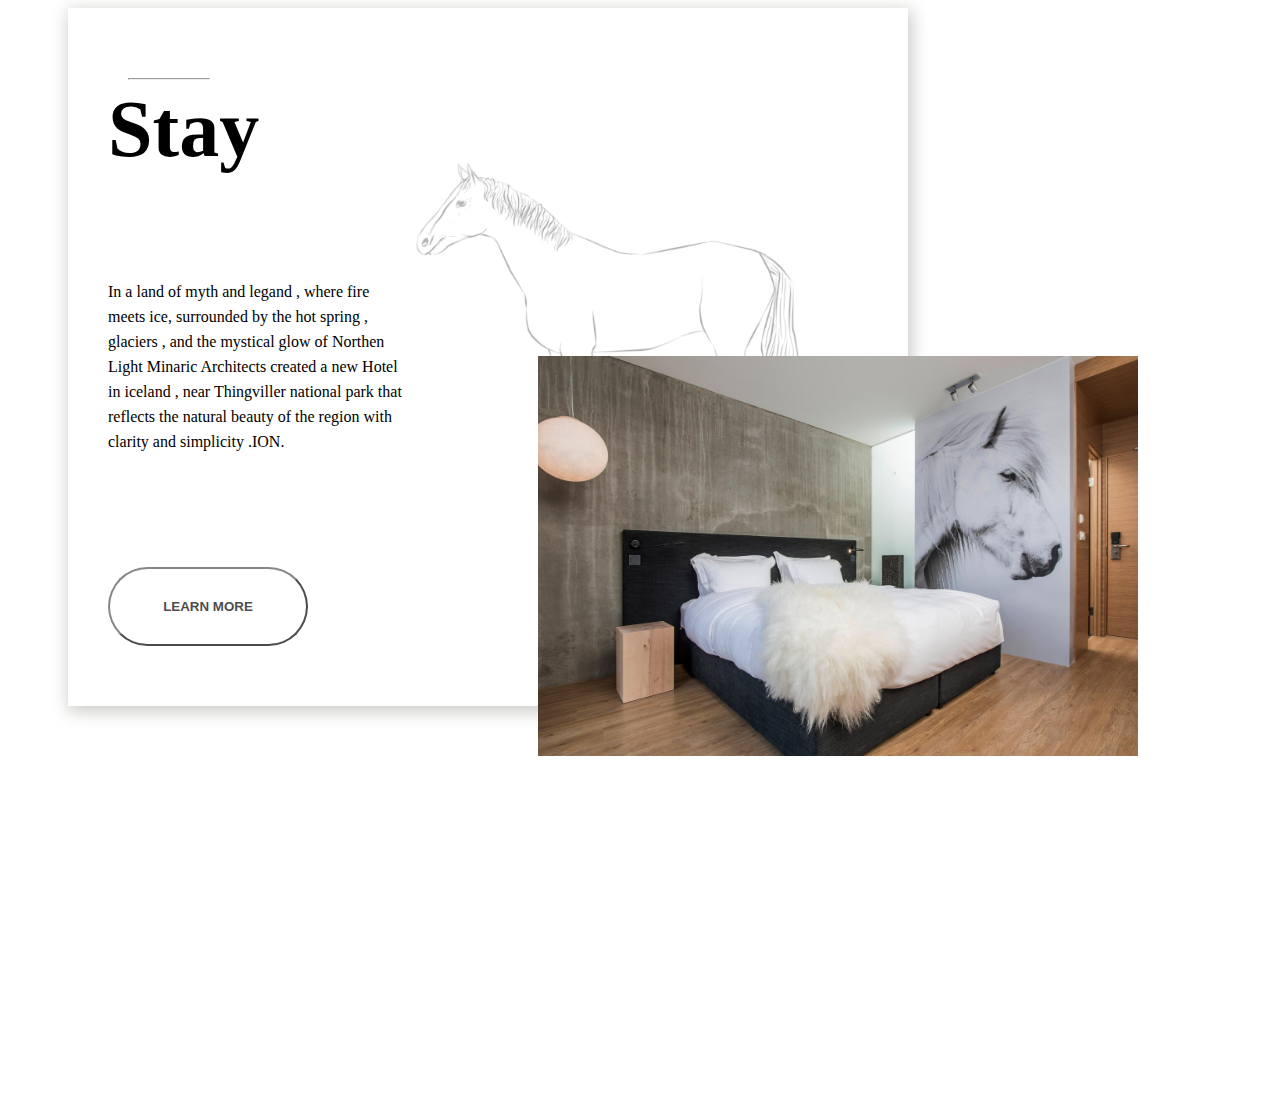
<file: section1/index.html>
<!DOCTYPE html>
<html>

<head>
    <link rel="stylesheet" href="style.css">

</head>

<body>
    <div class="container">
        <hr>
        <div class="heading">
            <h1>Stay</h1>
            <p class="container__content">In a land of myth and legand , where fire meets ice, surrounded by the hot
                spring ,
                glaciers , and the mystical glow of Northen Light Minaric Architects created a new Hotel in
                iceland , near Thingviller national park that reflects the natural beauty of the region with clarity
                and simplicity .ION. </p>
        </div>
        <img class="horse_image" src="images/sec1-2.png" alt="horse image">
        <div><button class="button_info" value="LEARN MORE">LEARN MORE</button></div>

    </div>
    <img class="pop_image" src="images/sec1.jpg" alt="poped image">
</body>

</html>
</file>
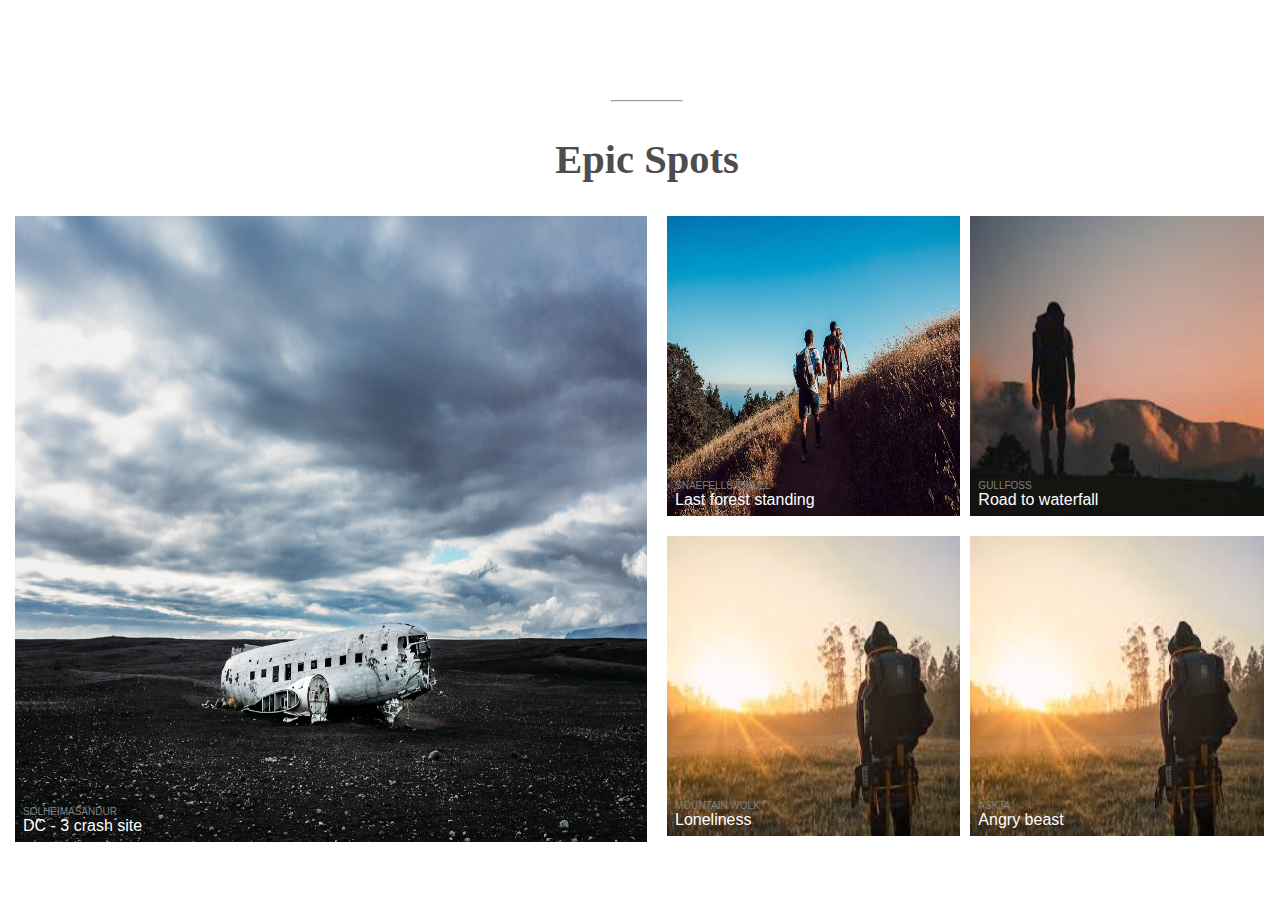
<file: section2/index.html>
<!DOCTYPE html>
<html>

<head>
    <link rel="stylesheet" href="style.css">
    <meta name="viewport" content="width=device-width, initial-scale=1, minimum-scale=1" />
</head>

<body>

    <div class="container">
        <div class="heading">
            <hr>
            <h2>Epic Spots</h2>
        </div>
        <div class="main_card"><img src="images/sec2a.jpg" class="image_card" alt="DC - 3 crash site">
            <div class="image_info">
                <div class="place_name">SOLHEIMASANDUR</div>
                <div class="action">DC - 3 crash site</div>
            </div>
        </div>
        <div class="mini_card"><img src="images/sec2.jpg" class="image_card" alt="Last forest standing">
            <div class="image_info">
                <div class="place_name">SNAEFELLSJOKULL</div>
                <div class="action">Last forest standing</div>
            </div>
        </div>
        <div class="mini_card"><img src="images/sec22.jpg" class="image_card" alt="Road to waterfall">
            <div class="image_info">
                <div class="place_name">GULLFOSS</div>
                <div class="action">Road to waterfall</div>
            </div>
        </div>
        <div class="mini_card"><img src="images/sec23.jpg" class="image_card" alt="Loneliness">
            <div class="image_info">
                <div class="place_name">MOUNTAIN WOLK</div>
                <div class="action">Loneliness</div>
            </div>
        </div>
        <div class="mini_card"><img src="images/sec23.jpg" class="image_card" alt="Angry beast">
            <div class="image_info">
                <div class="place_name">ASKJA</div>
                <div class="action">Angry beast</div>
            </div>
        </div>

    </div>
</body>

</html>
</file>
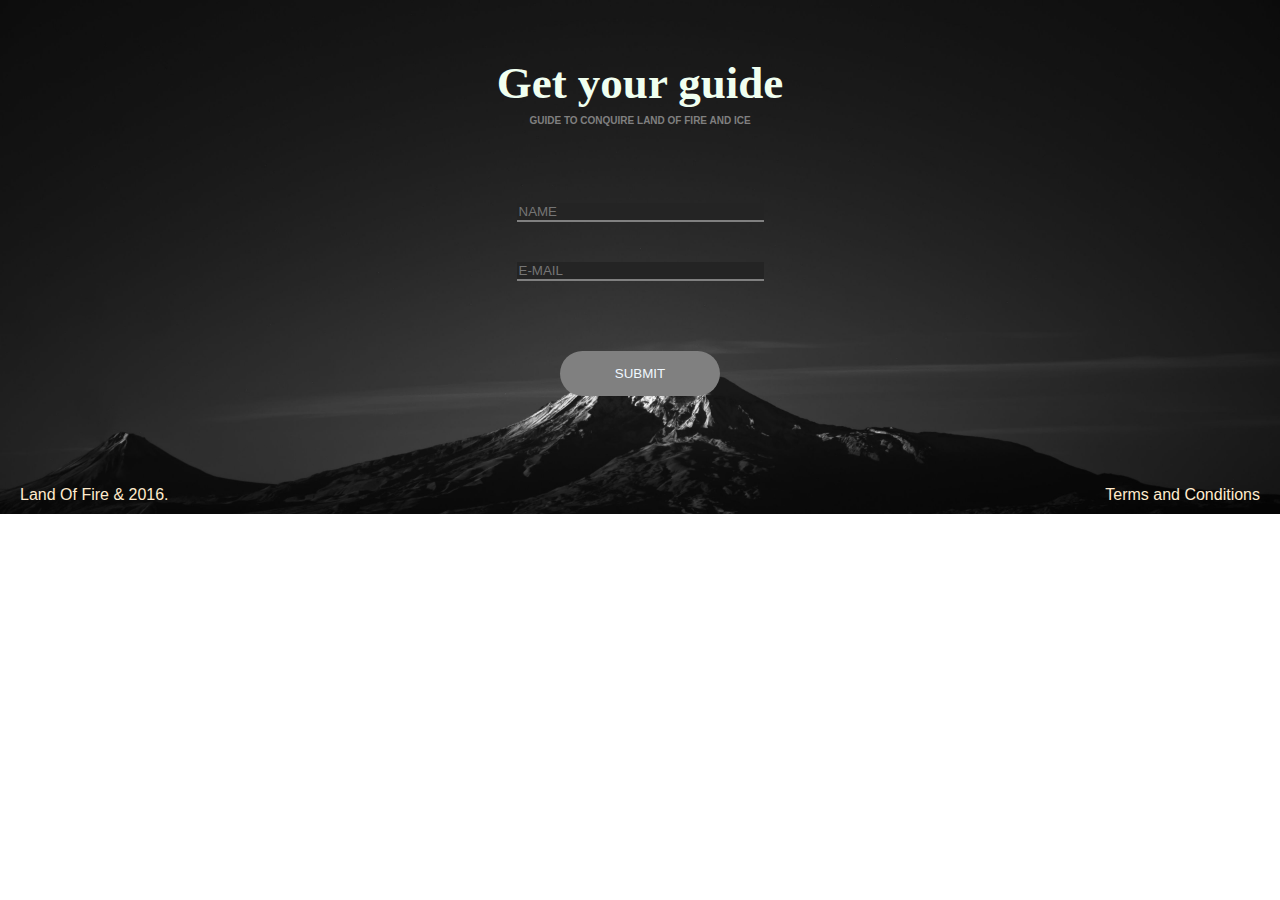
<file: section3/index.html>
<!DOCTYPE html>
<html>

<head>
    <link rel="stylesheet" href="style.css">
</head>

<body>
    <div class="container">
        <div class="guide_text">
            <h1>Get your guide</h1>
            <h2>GUIDE TO CONQUIRE LAND OF FIRE AND ICE </h2>
        </div>
        <form class="input_group">
            <input type="text" name="first_name" id="first_name" class="input_fields" placeholder="NAME">
            <input type="email" name="email" id="email" class="input_fields" placeholder="E-MAIL">
            <button class="btn" id="submit" value="submit">SUBMIT</button>
        </form>
        <div class="footer-div">
            <div class="bottom_left">Land Of Fire & 2016.</div>
            <div class="bottom_right">Terms and Conditions</div>
        </div>

    </div>
</body>

</html>
</file>
<file: section1/style.css>
h1{
        font-size:80px;
}
.container{
    padding-top: 40px;
    padding-left: 40px;
    margin-left: 60px;
    box-shadow: 2px 4px 16px 2px #ccccc9;
    width: 800px;
}

.horse_image{
    position: relative;
    top: -70px;
    width: 400px;
    opacity: 0.3;
    height: auto;
   

}
.container__content{
    width: 300px;
    float: left;
    padding-top: 35px;
    line-height: 25px;
    font-style: normal;

}
.pop_image{
    width: 600px;
    position: relative;
    top: -350px;
    left: 530px;
    height: auto;
}
.button_info{
    opacity: 0.7;
    font-weight: bold;
    width: 200px;
    margin-bottom: 60px;
    background-color: white;
    border-radius: 40px;
    padding: 30px 15px;
    border-color: graylight;
    
}
hr{
    position: relative;
    width: 80px;
    top: 50px;
    margin: -20px -5px 0 20px;
    
}
@media (max-width: 600px){
    .pop_image{
        opacity: 0;
    }
    .horse_image{
        width: 100%;
        height: auto;
    }
}
</file>
<file: section2/style.css>
.container {

    margin-left : auto;
    margin-right: auto;
    width       : 100%;
    margin-top  : 100px;

}

.main_card {
    float        : left;
    width        : 410px;
    height       : 420px;
    margin-right : 10px;
    padding-right: 10px;
}

.image_card {
    width : 100%;
    height: 100%;
}

.mini_card {
    float        : left;
    margin-bottom: 20px;
    width        : 200px;
    height       : 200px;
    padding-right: 10px;
    box-sizing   : border-box;
}

.image_info {
    position: relative;
    left    : 8px;
    bottom  : 40px;
}

.action {
    color      : white;
    font-family: Arial, Helvetica, sans-serif;

}

.place_name {
    color      : gray;
    font-size  : 10px;
    font-family: Arial, Helvetica, sans-serif;
}

hr {
    width: 70px;
}

.heading {
    font-weight: bold;
    font-size  : 27px;
    text-align : center;
    color      : rgb(78, 77, 77);
}

@media (max-width: 767px) {
    .container {
        width: 100%;
    }

    .main_card {
        float     : left;
        padding   : 0px 6px;
        margin-top: 30px;
        width     : 100%;
        height    : 100%;
        box-sizing: border-box;
    }

    .mini_card {
        float        : left;
        margin-bottom: 0px;
        width        : 100%;
        height       : 100%;
        padding-right: 10px;
        padding      : 0px 6px;
    }

    .image_card {
        max-width: 100%;
        height   : 100%;
    }
}

@media (min-width: 768px) and (max-width: 1000px) {
    .container {
        width       : 70%;
        margin-left : auto;
        margin-right: auto;
    }

    .main_card {
        width : 99%;
        height: 50%;
    }

    .mini_card {
        width: 50%;
    }
}

@media (min-width: 1001px) {
    .container {
        width       : 100%;
        margin-left : 7px;
        margin-right: auto;
    }

    .main_card {
        width : 50%;
        height: 626px;

    }

    .mini_card {
        width : 24%;
        height: 300px;
    }
}
</file>
<file: section3/style.css>
body{
    margin: 0px;
}
.container{
    background-image: url("images/back.jpg");
    background-size: cover;
    background-repeat: no-repeat;
    width: 100%;
    display: flex;
    flex-direction: column;
    font-family: Arial, Helvetica, sans-serif;
    align-items: center;
    height:100%;
    object-fit: cover;
    
    
}
.input_fields{
        border: none;
        border-bottom: 2px solid gray;
        margin: 20px 0px;
        width: 90%;
        background-color: rgb(36, 36, 36);
        display: block;
     
}
.footer-div{
    display: flex;
    justify-content: space-between;
    width: 100%;
    margin-top: 80px;
}
.bottom_left{
    align-self: flex-start; 
    color: blanchedalmond;
    padding: 10px 20px;
}
.bottom_right{
    align-self: flex-end; 
    color: blanchedalmond;
    padding: 10px 20px;
}
.guide_text{
    margin: 50px 0px;
    text-align: center;
    line-height: 7px;
}
h1{
    color: honeydew;
    font-size: 45px;
    font-family: 'Times New Roman', Times, serif;
}
h2{
    color: gray;
    font-size: 10px;
}
#submit{
    margin-top: 50px;
    border-radius: 50px;
    padding: 15px 55px;
    color: aliceblue;
    background-color: gray;
    border: none;
    align-self: center;
}
.input_group{
    box-sizing: border-size;
    width: 270px;
    align-items: center;
    display: flex;
    flex-direction: column;
    justify-content: center;
    
}
</file>
